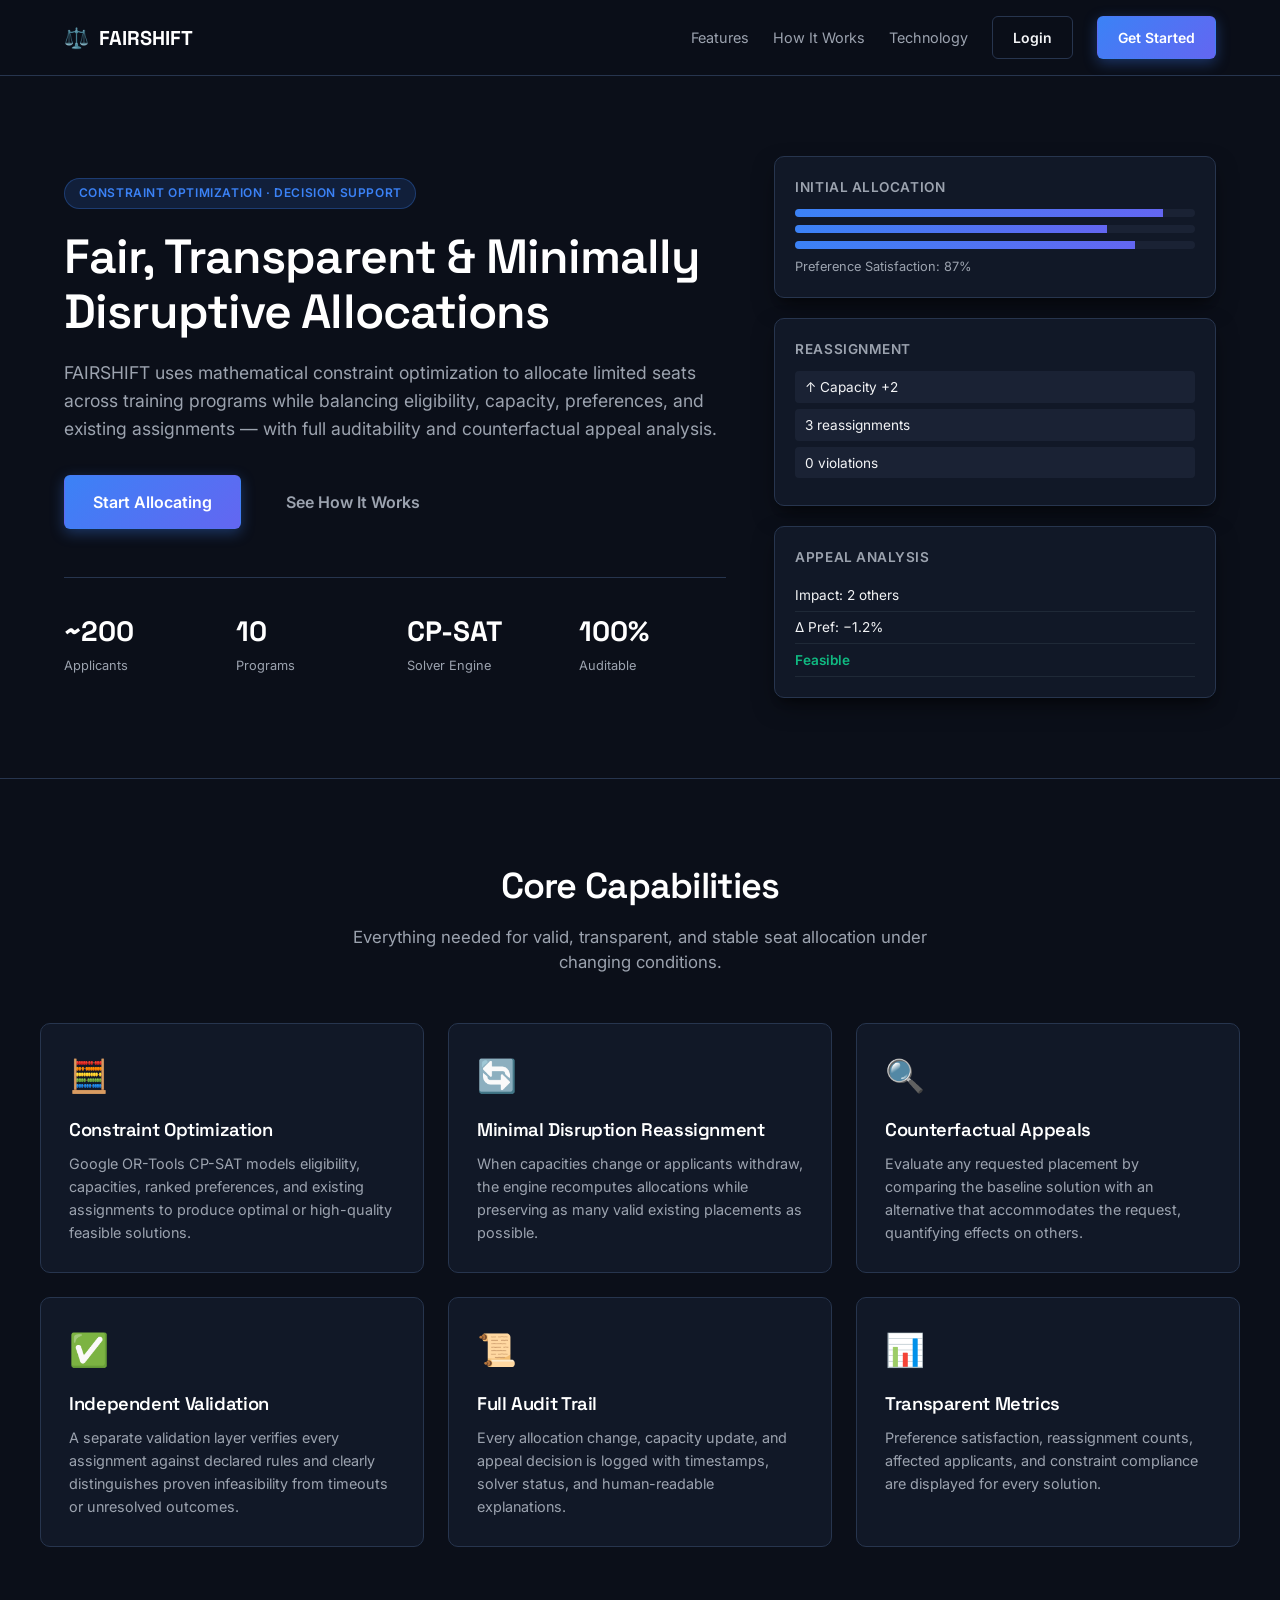
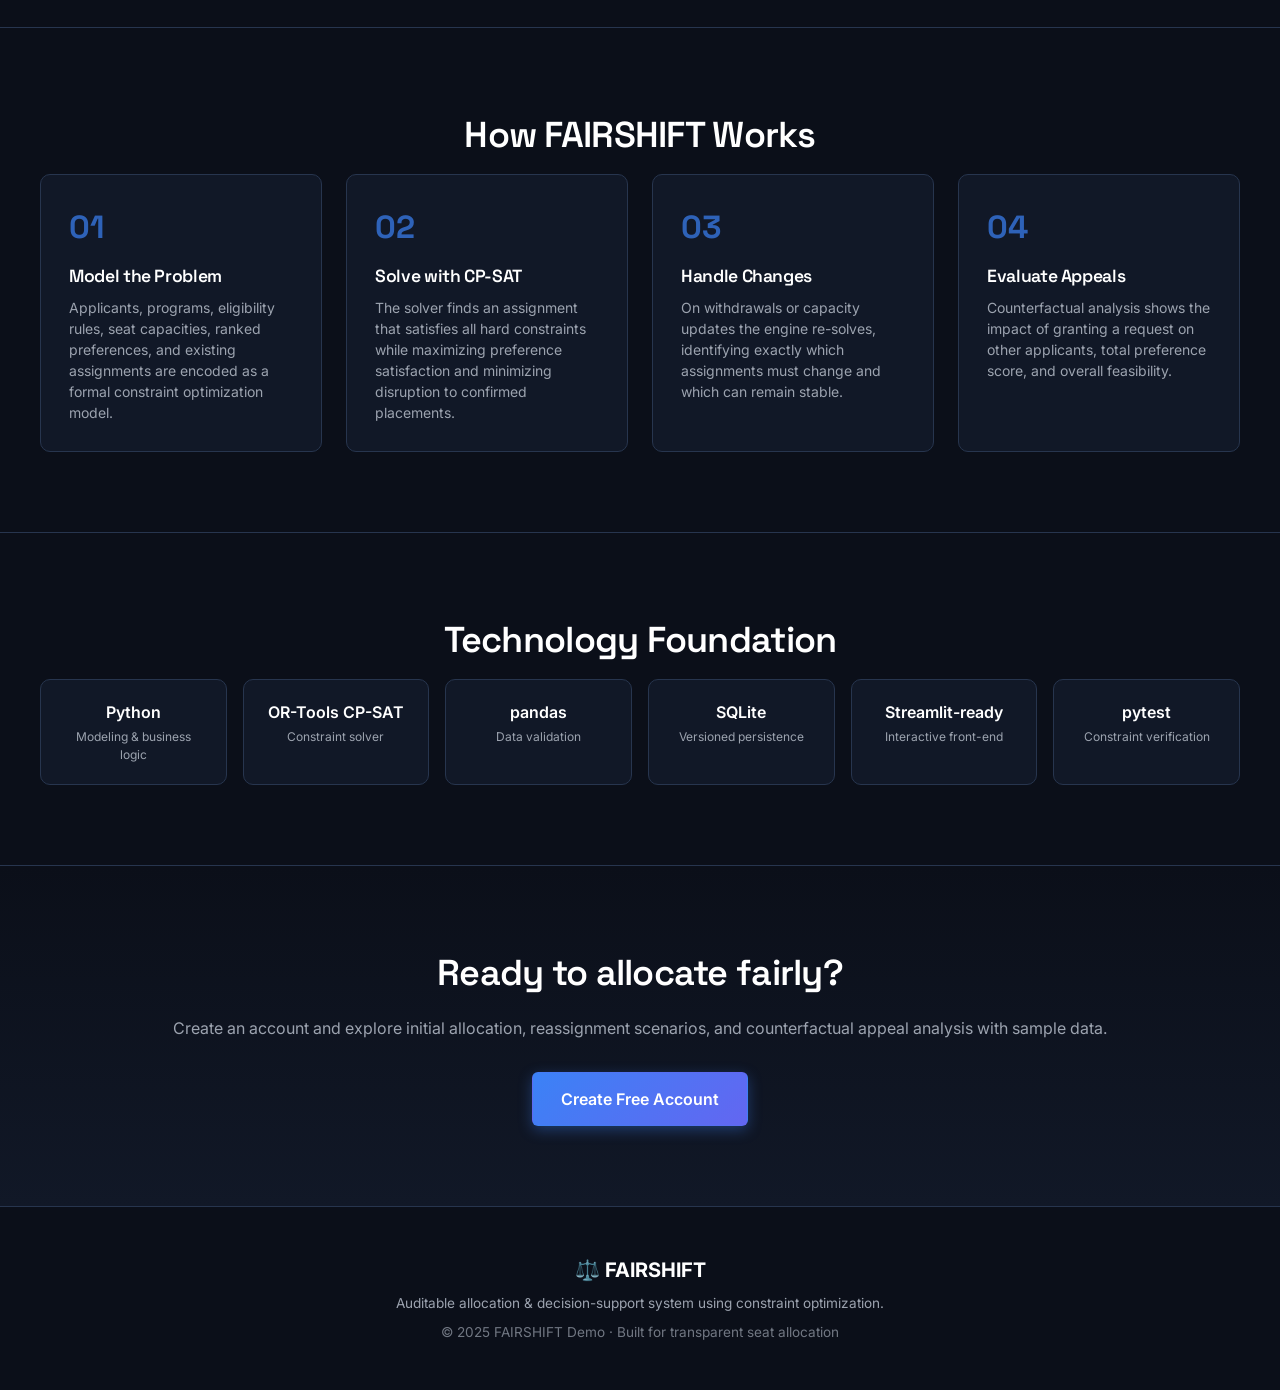
<file: fairshift_fullstack_project_with all/index.html>
<!DOCTYPE html>
<html lang="en">
<head>
    <meta charset="UTF-8">
    <meta name="viewport" content="width=device-width, initial-scale=1.0">
    <title>FAIRSHIFT — Auditable Allocation & Decision Support</title>
    <link rel="stylesheet" href="css/styles.css">
    <link rel="preconnect" href="https://fonts.googleapis.com">
    <link rel="preconnect" href="https://fonts.gstatic.com" crossorigin>
    <link href="https://fonts.googleapis.com/css2?family=Inter:wght@300;400;500;600;700&family=Space+Grotesk:wght@500;600;700&display=swap" rel="stylesheet">
</head>
<body>
    <nav class="navbar">
        <div class="nav-container">
            <a href="index.html" class="logo">
                <span class="logo-icon">⚖️</span>
                <span class="logo-text">FAIRSHIFT</span>
            </a>
            <div class="nav-links">
                <a href="#features">Features</a>
                <a href="#how-it-works">How It Works</a>
                <a href="#tech">Technology</a>
                <a href="login.html" class="btn btn-outline">Login</a>
                <a href="register.html" class="btn btn-primary">Get Started</a>
            </div>
            <button class="mobile-menu-btn" aria-label="Menu">☰</button>
        </div>
    </nav>

    <header class="hero">
        <div class="hero-content">
            <div class="badge">Constraint Optimization · Decision Support</div>
            <h1>Fair, Transparent & Minimally Disruptive Allocations</h1>
            <p class="hero-sub">
                FAIRSHIFT uses mathematical constraint optimization to allocate limited seats across training programs while balancing eligibility, capacity, preferences, and existing assignments — with full auditability and counterfactual appeal analysis.
            </p>
            <div class="hero-cta">
                <a href="register.html" class="btn btn-primary btn-lg">Start Allocating</a>
                <a href="#how-it-works" class="btn btn-ghost btn-lg">See How It Works</a>
            </div>
            <div class="hero-stats">
                <div class="stat">
                    <span class="stat-num">~200</span>
                    <span class="stat-label">Applicants</span>
                </div>
                <div class="stat">
                    <span class="stat-num">10</span>
                    <span class="stat-label">Programs</span>
                </div>
                <div class="stat">
                    <span class="stat-num">CP-SAT</span>
                    <span class="stat-label">Solver Engine</span>
                </div>
                <div class="stat">
                    <span class="stat-num">100%</span>
                    <span class="stat-label">Auditable</span>
                </div>
            </div>
        </div>
        <div class="hero-visual">
            <div class="card-stack">
                <div class="preview-card card-1">
                    <div class="pc-header">Initial Allocation</div>
                    <div class="pc-body">
                        <div class="bar"><span style="width:92%"></span></div>
                        <div class="bar"><span style="width:78%"></span></div>
                        <div class="bar"><span style="width:85%"></span></div>
                    </div>
                    <div class="pc-footer">Preference Satisfaction: 87%</div>
                </div>
                <div class="preview-card card-2">
                    <div class="pc-header">Reassignment</div>
                    <div class="pc-body">
                        <div class="change-item">↑ Capacity +2</div>
                        <div class="change-item">3 reassignments</div>
                        <div class="change-item">0 violations</div>
                    </div>
                </div>
                <div class="preview-card card-3">
                    <div class="pc-header">Appeal Analysis</div>
                    <div class="pc-body">
                        <div class="appeal-row">Impact: 2 others</div>
                        <div class="appeal-row">Δ Pref: −1.2%</div>
                        <div class="appeal-row status-ok">Feasible</div>
                    </div>
                </div>
            </div>
        </div>
    </header>

    <section id="features" class="section features">
        <div class="container">
            <h2 class="section-title">Core Capabilities</h2>
            <p class="section-sub">Everything needed for valid, transparent, and stable seat allocation under changing conditions.</p>
            <div class="feature-grid">
                <div class="feature-card">
                    <div class="feature-icon">🧮</div>
                    <h3>Constraint Optimization</h3>
                    <p>Google OR-Tools CP-SAT models eligibility, capacities, ranked preferences, and existing assignments to produce optimal or high-quality feasible solutions.</p>
                </div>
                <div class="feature-card">
                    <div class="feature-icon">🔄</div>
                    <h3>Minimal Disruption Reassignment</h3>
                    <p>When capacities change or applicants withdraw, the engine recomputes allocations while preserving as many valid existing placements as possible.</p>
                </div>
                <div class="feature-card">
                    <div class="feature-icon">🔍</div>
                    <h3>Counterfactual Appeals</h3>
                    <p>Evaluate any requested placement by comparing the baseline solution with an alternative that accommodates the request, quantifying effects on others.</p>
                </div>
                <div class="feature-card">
                    <div class="feature-icon">✅</div>
                    <h3>Independent Validation</h3>
                    <p>A separate validation layer verifies every assignment against declared rules and clearly distinguishes proven infeasibility from timeouts or unresolved outcomes.</p>
                </div>
                <div class="feature-card">
                    <div class="feature-icon">📜</div>
                    <h3>Full Audit Trail</h3>
                    <p>Every allocation change, capacity update, and appeal decision is logged with timestamps, solver status, and human-readable explanations.</p>
                </div>
                <div class="feature-card">
                    <div class="feature-icon">📊</div>
                    <h3>Transparent Metrics</h3>
                    <p>Preference satisfaction, reassignment counts, affected applicants, and constraint compliance are displayed for every solution.</p>
                </div>
            </div>
        </div>
    </section>

    <section id="how-it-works" class="section how-it-works">
        <div class="container">
            <h2 class="section-title">How FAIRSHIFT Works</h2>
            <div class="steps">
                <div class="step">
                    <div class="step-num">01</div>
                    <h3>Model the Problem</h3>
                    <p>Applicants, programs, eligibility rules, seat capacities, ranked preferences, and existing assignments are encoded as a formal constraint optimization model.</p>
                </div>
                <div class="step">
                    <div class="step-num">02</div>
                    <h3>Solve with CP-SAT</h3>
                    <p>The solver finds an assignment that satisfies all hard constraints while maximizing preference satisfaction and minimizing disruption to confirmed placements.</p>
                </div>
                <div class="step">
                    <div class="step-num">03</div>
                    <h3>Handle Changes</h3>
                    <p>On withdrawals or capacity updates the engine re-solves, identifying exactly which assignments must change and which can remain stable.</p>
                </div>
                <div class="step">
                    <div class="step-num">04</div>
                    <h3>Evaluate Appeals</h3>
                    <p>Counterfactual analysis shows the impact of granting a request on other applicants, total preference score, and overall feasibility.</p>
                </div>
            </div>
        </div>
    </section>

    <section id="tech" class="section tech">
        <div class="container">
            <h2 class="section-title">Technology Foundation</h2>
            <div class="tech-grid">
                <div class="tech-item"><span class="tech-name">Python</span><span class="tech-desc">Modeling & business logic</span></div>
                <div class="tech-item"><span class="tech-name">OR-Tools CP-SAT</span><span class="tech-desc">Constraint solver</span></div>
                <div class="tech-item"><span class="tech-name">pandas</span><span class="tech-desc">Data validation</span></div>
                <div class="tech-item"><span class="tech-name">SQLite</span><span class="tech-desc">Versioned persistence</span></div>
                <div class="tech-item"><span class="tech-name">Streamlit-ready</span><span class="tech-desc">Interactive front-end</span></div>
                <div class="tech-item"><span class="tech-name">pytest</span><span class="tech-desc">Constraint verification</span></div>
            </div>
        </div>
    </section>

    <section class="section cta-section">
        <div class="container">
            <h2>Ready to allocate fairly?</h2>
            <p>Create an account and explore initial allocation, reassignment scenarios, and counterfactual appeal analysis with sample data.</p>
            <a href="register.html" class="btn btn-primary btn-lg">Create Free Account</a>
        </div>
    </section>

    <footer class="footer">
        <div class="container">
            <div class="footer-brand">
                <span class="logo-icon">⚖️</span> FAIRSHIFT
            </div>
            <p>Auditable allocation & decision-support system using constraint optimization.</p>
            <p class="footer-note">© 2025 FAIRSHIFT Demo · Built for transparent seat allocation</p>
        </div>
    </footer>

    <script src="js/main.js"></script>
</body>
</html>
</file>
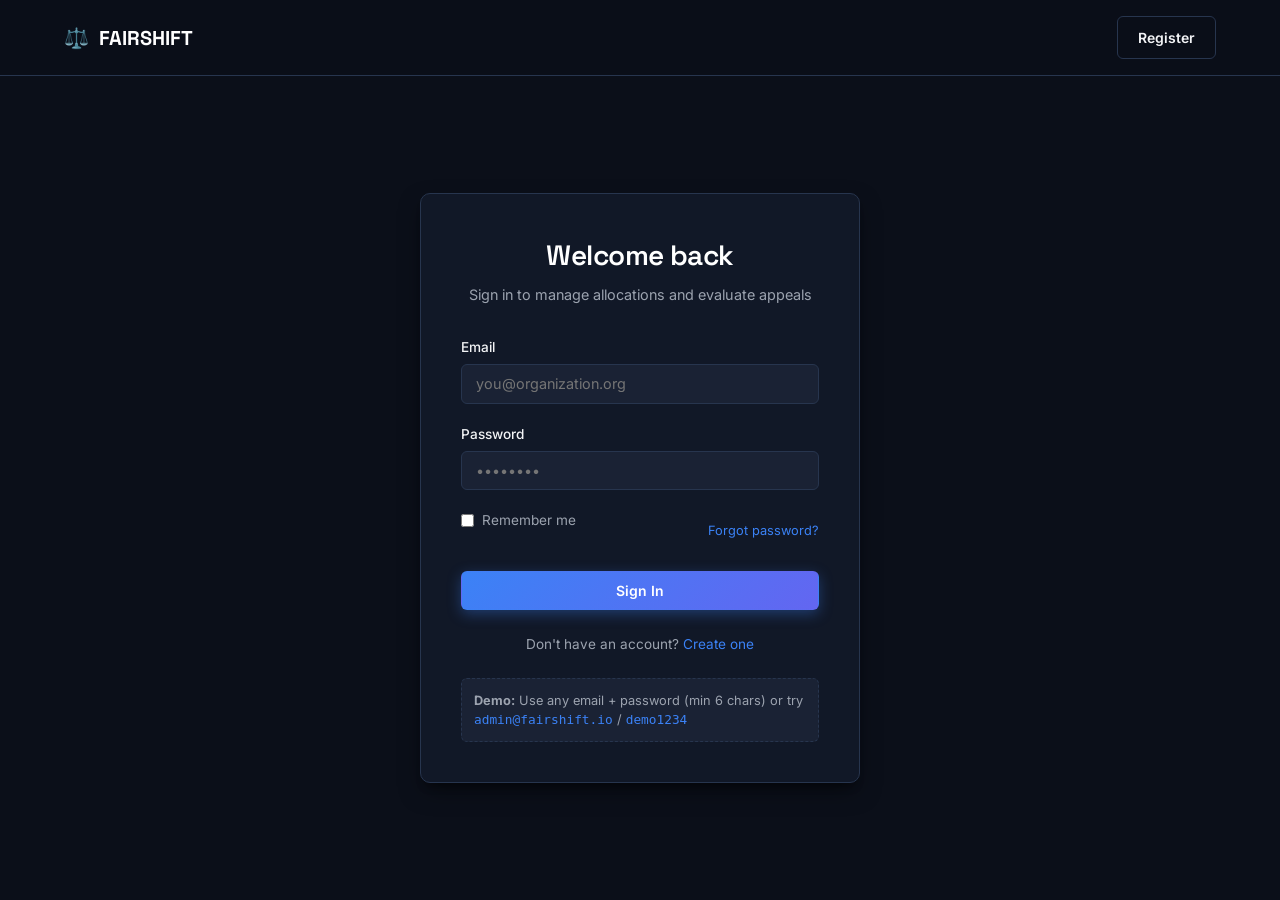
<file: fairshift_fullstack_project_with all/login.html>
<!DOCTYPE html>
<html lang="en">
<head>
    <meta charset="UTF-8">
    <meta name="viewport" content="width=device-width, initial-scale=1.0">
    <title>Login — FAIRSHIFT</title>
    <link rel="stylesheet" href="css/styles.css">
    <link href="https://fonts.googleapis.com/css2?family=Inter:wght@300;400;500;600;700&family=Space+Grotesk:wght@500;600;700&display=swap" rel="stylesheet">
</head>
<body class="auth-page">
    <nav class="navbar">
        <div class="nav-container">
            <a href="index.html" class="logo">
                <span class="logo-icon">⚖️</span>
                <span class="logo-text">FAIRSHIFT</span>
            </a>
            <div class="nav-links">
                <a href="register.html" class="btn btn-outline">Register</a>
            </div>
        </div>
    </nav>

    <main class="auth-container">
        <div class="auth-card">
            <div class="auth-header">
                <h1>Welcome back</h1>
                <p>Sign in to manage allocations and evaluate appeals</p>
            </div>
            <form id="loginForm" class="auth-form">
                <div class="form-group">
                    <label for="email">Email</label>
                    <input type="email" id="email" name="email" required placeholder="you@organization.org" autocomplete="email">
                </div>
                <div class="form-group">
                    <label for="password">Password</label>
                    <input type="password" id="password" name="password" required placeholder="••••••••" autocomplete="current-password">
                </div>
                <div class="form-row">
                    <label class="checkbox-label">
                        <input type="checkbox" id="remember"> Remember me
                    </label>
                    <a href="#" class="link-sm">Forgot password?</a>
                </div>
                <button type="submit" class="btn btn-primary btn-block">Sign In</button>
            </form>
            <div class="auth-footer">
                <p>Don't have an account? <a href="register.html">Create one</a></p>
            </div>
            <div id="loginMessage" class="message" hidden></div>
            <div class="demo-hint">
                <strong>Demo:</strong> Use any email + password (min 6 chars) or try<br>
                <code>admin@fairshift.io</code> / <code>demo1234</code>
            </div>
        </div>
    </main>

    <script src="js/auth.js"></script>
</body>
</html>
</file>
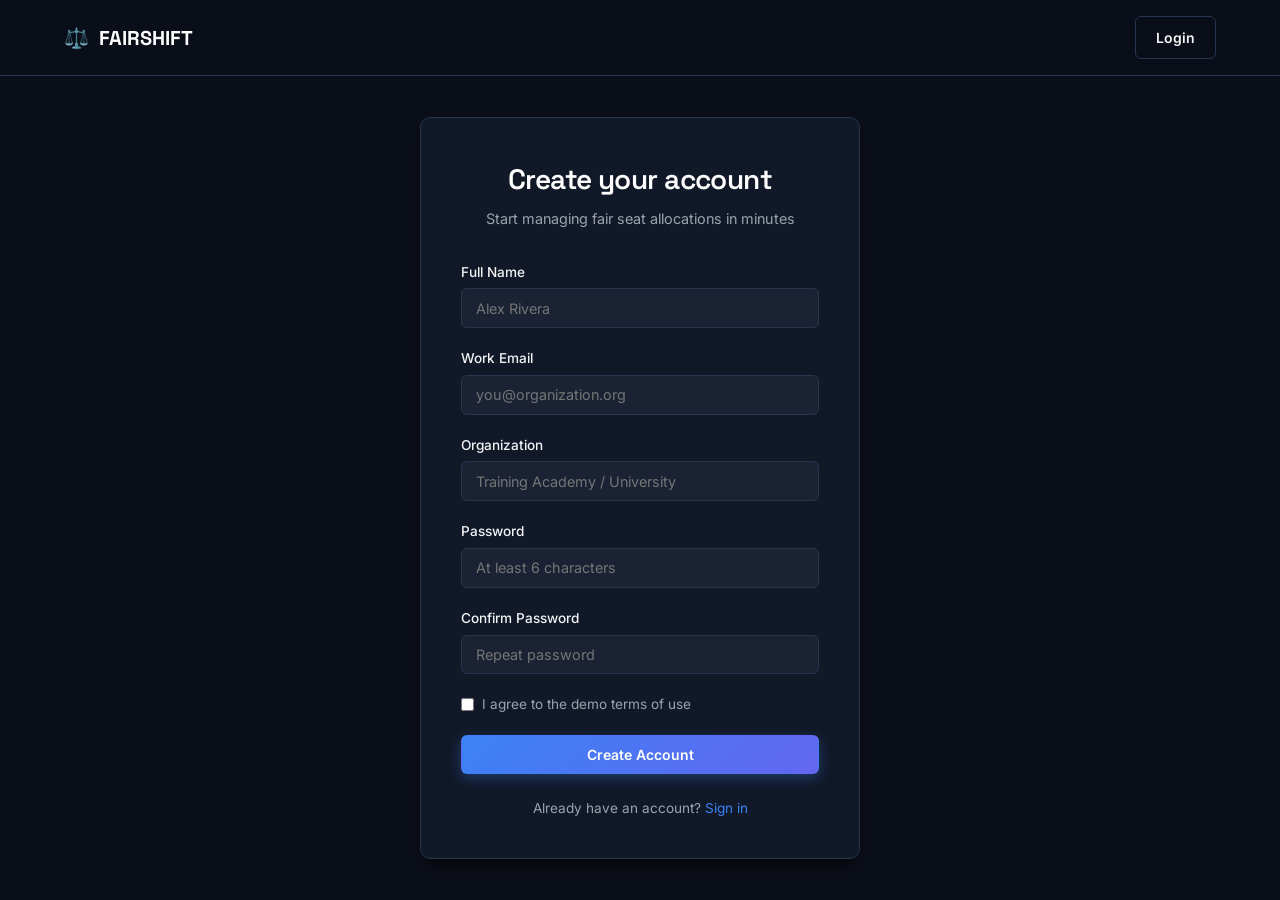
<file: fairshift_fullstack_project_with all/register.html>
<!DOCTYPE html>
<html lang="en">
<head>
    <meta charset="UTF-8">
    <meta name="viewport" content="width=device-width, initial-scale=1.0">
    <title>Register — FAIRSHIFT</title>
    <link rel="stylesheet" href="css/styles.css">
    <link href="https://fonts.googleapis.com/css2?family=Inter:wght@300;400;500;600;700&family=Space+Grotesk:wght@500;600;700&display=swap" rel="stylesheet">
</head>
<body class="auth-page">
    <nav class="navbar">
        <div class="nav-container">
            <a href="index.html" class="logo">
                <span class="logo-icon">⚖️</span>
                <span class="logo-text">FAIRSHIFT</span>
            </a>
            <div class="nav-links">
                <a href="login.html" class="btn btn-outline">Login</a>
            </div>
        </div>
    </nav>

    <main class="auth-container">
        <div class="auth-card">
            <div class="auth-header">
                <h1>Create your account</h1>
                <p>Start managing fair seat allocations in minutes</p>
            </div>
            <form id="registerForm" class="auth-form">
                <div class="form-group">
                    <label for="name">Full Name</label>
                    <input type="text" id="name" name="name" required placeholder="Alex Rivera" autocomplete="name">
                </div>
                <div class="form-group">
                    <label for="email">Work Email</label>
                    <input type="email" id="email" name="email" required placeholder="you@organization.org" autocomplete="email">
                </div>
                <div class="form-group">
                    <label for="org">Organization</label>
                    <input type="text" id="org" name="org" required placeholder="Training Academy / University">
                </div>
                <div class="form-group">
                    <label for="password">Password</label>
                    <input type="password" id="password" name="password" required minlength="6" placeholder="At least 6 characters" autocomplete="new-password">
                </div>
                <div class="form-group">
                    <label for="confirm">Confirm Password</label>
                    <input type="password" id="confirm" name="confirm" required minlength="6" placeholder="Repeat password">
                </div>
                <label class="checkbox-label">
                    <input type="checkbox" id="terms" required> I agree to the demo terms of use
                </label>
                <button type="submit" class="btn btn-primary btn-block">Create Account</button>
            </form>
            <div class="auth-footer">
                <p>Already have an account? <a href="login.html">Sign in</a></p>
            </div>
            <div id="registerMessage" class="message" hidden></div>
        </div>
    </main>

    <script src="js/auth.js"></script>
</body>
</html>
</file>
<file: fairshift_fullstack_project_with all/css/styles.css>
/* FAIRSHIFT Modern Dark Theme Design System */
:root {
    --bg-main: #0B0F19;
    --bg-card: #111827;
    --bg-card-sub: #1A2234;
    --bg-hover: #222F46;
    --border-color: #27354E;
    --border-subtle: #1F2937;
    --text-main: #F3F4F6;
    --text-muted: #9CA3AF;
    --primary: #3B82F6;
    --primary-hover: #2563EB;
    --primary-light: rgba(59, 130, 246, 0.15);
    --accent: #6366F1;
    --success: #10B981;
    --success-light: rgba(16, 185, 129, 0.15);
    --warning: #F59E0B;
    --warning-light: rgba(245, 158, 11, 0.15);
    --danger: #EF4444;
    --danger-light: rgba(239, 68, 68, 0.15);
    --font-sans: 'Inter', -apple-system, BlinkMacSystemFont, sans-serif;
    --font-heading: 'Space Grotesk', sans-serif;
    --radius: 10px;
    --radius-sm: 6px;
    --shadow: 0 10px 25px -5px rgba(0, 0, 0, 0.5), 0 8px 10px -6px rgba(0, 0, 0, 0.4);
}

* {
    box-sizing: border-box;
    margin: 0;
    padding: 0;
}

body {
    background-color: var(--bg-main);
    color: var(--text-main);
    font-family: var(--font-sans);
    line-height: 1.5;
    -webkit-font-smoothing: antialiased;
}

a {
    color: var(--primary);
    text-decoration: none;
    transition: color 0.2s;
}
a:hover {
    color: var(--primary-hover);
}

/* Typography */
h1, h2, h3, h4, h5, h6 {
    font-family: var(--font-heading);
    font-weight: 600;
    color: #FFF;
    letter-spacing: -0.02em;
}

/* Buttons */
.btn {
    display: inline-flex;
    align-items: center;
    justify-content: center;
    gap: 0.5rem;
    padding: 0.625rem 1.25rem;
    font-size: 0.875rem;
    font-weight: 600;
    border-radius: var(--radius-sm);
    border: 1px solid transparent;
    cursor: pointer;
    transition: all 0.2s ease;
    font-family: var(--font-sans);
}
.btn-primary {
    background: linear-gradient(135deg, var(--primary), var(--accent));
    color: white;
    box-shadow: 0 4px 14px rgba(59, 130, 246, 0.35);
}
.btn-primary:hover {
    filter: brightness(1.1);
    box-shadow: 0 6px 20px rgba(59, 130, 246, 0.45);
}
.btn-outline {
    background: transparent;
    border-color: var(--border-color);
    color: var(--text-main);
}
.btn-outline:hover {
    border-color: var(--primary);
    background: var(--primary-light);
    color: #FFF;
}
.btn-ghost {
    background: transparent;
    color: var(--text-muted);
}
.btn-ghost:hover {
    color: var(--text-main);
    background: var(--bg-card-sub);
}
.btn-sm {
    padding: 0.4rem 0.8rem;
    font-size: 0.8rem;
}
.btn-lg {
    padding: 0.875rem 1.75rem;
    font-size: 1rem;
}
.btn-block {
    width: 100%;
}

/* Navbar */
.navbar {
    border-bottom: 1px solid var(--border-color);
    background: rgba(11, 15, 25, 0.85);
    backdrop-filter: blur(12px);
    position: sticky;
    top: 0;
    z-index: 50;
}
.nav-container {
    max-width: 1200px;
    margin: 0 auto;
    padding: 1rem 1.5rem;
    display: flex;
    justify-content: space-between;
    align-items: center;
}
.logo {
    display: flex;
    align-items: center;
    gap: 0.6rem;
    font-size: 1.25rem;
    font-family: var(--font-heading);
    font-weight: 700;
    color: #FFF;
}
.nav-links {
    display: flex;
    align-items: center;
    gap: 1.5rem;
}
.nav-links a:not(.btn) {
    color: var(--text-muted);
    font-size: 0.9rem;
}
.nav-links a:not(.btn):hover {
    color: var(--text-main);
}
.mobile-menu-btn {
    display: none;
    background: none;
    border: none;
    color: var(--text-main);
    font-size: 1.5rem;
    cursor: pointer;
}

/* Hero Section */
.hero {
    max-width: 1200px;
    margin: 0 auto;
    padding: 5rem 1.5rem;
    display: grid;
    grid-template-columns: 1.2fr 0.8fr;
    gap: 3rem;
    align-items: center;
}
.badge {
    display: inline-block;
    padding: 0.35rem 0.85rem;
    border-radius: 9999px;
    font-size: 0.75rem;
    font-weight: 600;
    text-transform: uppercase;
    letter-spacing: 0.05em;
    background: var(--primary-light);
    color: var(--primary);
    border: 1px solid rgba(59, 130, 246, 0.3);
    margin-bottom: 1.25rem;
}
.hero h1 {
    font-size: 3rem;
    line-height: 1.15;
    margin-bottom: 1.25rem;
}
.hero-sub {
    font-size: 1.1rem;
    color: var(--text-muted);
    margin-bottom: 2rem;
    line-height: 1.6;
}
.hero-cta {
    display: flex;
    gap: 1rem;
    margin-bottom: 3rem;
}
.hero-stats {
    display: grid;
    grid-template-columns: repeat(4, 1fr);
    gap: 1.5rem;
    border-top: 1px solid var(--border-color);
    padding-top: 2rem;
}
.stat-num {
    display: block;
    font-size: 1.75rem;
    font-weight: 700;
    font-family: var(--font-heading);
    color: #FFF;
}
.stat-label {
    font-size: 0.8rem;
    color: var(--text-muted);
}

/* Card Stack */
.card-stack {
    position: relative;
    display: flex;
    flex-direction: column;
    gap: 1.25rem;
}
.preview-card {
    background: var(--bg-card);
    border: 1px solid var(--border-color);
    border-radius: var(--radius);
    padding: 1.25rem;
    box-shadow: var(--shadow);
}
.preview-card .pc-header {
    font-size: 0.85rem;
    font-weight: 600;
    color: var(--text-muted);
    margin-bottom: 0.75rem;
    text-transform: uppercase;
    letter-spacing: 0.04em;
}
.preview-card .bar {
    background: var(--bg-card-sub);
    height: 8px;
    border-radius: 4px;
    margin-bottom: 0.5rem;
    overflow: hidden;
}
.preview-card .bar span {
    display: block;
    height: 100%;
    background: linear-gradient(90deg, var(--primary), var(--accent));
}
.preview-card .pc-footer {
    font-size: 0.8rem;
    color: var(--text-muted);
    margin-top: 0.5rem;
}
.preview-card .change-item {
    font-size: 0.85rem;
    padding: 0.35rem 0.6rem;
    background: var(--bg-card-sub);
    border-radius: 4px;
    margin-bottom: 0.4rem;
}
.preview-card .appeal-row {
    font-size: 0.85rem;
    padding: 0.35rem 0;
    border-bottom: 1px solid var(--border-subtle);
}
.status-ok {
    color: var(--success);
    font-weight: 600;
}

/* Sections */
.section {
    padding: 5rem 1.5rem;
    border-top: 1px solid var(--border-color);
}
.container {
    max-width: 1200px;
    margin: 0 auto;
}
.section-title {
    font-size: 2.25rem;
    text-align: center;
    margin-bottom: 0.75rem;
}
.section-sub {
    font-size: 1.05rem;
    color: var(--text-muted);
    text-align: center;
    max-width: 600px;
    margin: 0 auto 3rem auto;
}

.feature-grid {
    display: grid;
    grid-template-columns: repeat(auto-fit, minmax(320px, 1fr));
    gap: 1.5rem;
}
.feature-card {
    background: var(--bg-card);
    border: 1px solid var(--border-color);
    border-radius: var(--radius);
    padding: 1.75rem;
    transition: transform 0.2s, border-color 0.2s;
}
.feature-card:hover {
    transform: translateY(-3px);
    border-color: var(--primary);
}
.feature-icon {
    font-size: 2rem;
    margin-bottom: 1rem;
}
.feature-card h3 {
    font-size: 1.15rem;
    margin-bottom: 0.5rem;
}
.feature-card p {
    font-size: 0.9rem;
    color: var(--text-muted);
    line-height: 1.6;
}

.steps {
    display: grid;
    grid-template-columns: repeat(auto-fit, minmax(240px, 1fr));
    gap: 1.5rem;
}
.step {
    background: var(--bg-card);
    border: 1px solid var(--border-color);
    border-radius: var(--radius);
    padding: 1.75rem;
    position: relative;
}
.step-num {
    font-family: var(--font-heading);
    font-size: 2rem;
    font-weight: 700;
    color: var(--primary);
    opacity: 0.7;
    margin-bottom: 0.75rem;
}
.step h3 {
    font-size: 1.1rem;
    margin-bottom: 0.5rem;
}
.step p {
    font-size: 0.875rem;
    color: var(--text-muted);
}

.tech-grid {
    display: grid;
    grid-template-columns: repeat(auto-fit, minmax(180px, 1fr));
    gap: 1rem;
}
.tech-item {
    background: var(--bg-card);
    border: 1px solid var(--border-color);
    border-radius: var(--radius);
    padding: 1.25rem;
    text-align: center;
}
.tech-name {
    display: block;
    font-weight: 600;
    font-size: 1rem;
    color: #FFF;
    margin-bottom: 0.25rem;
}
.tech-desc {
    display: block;
    font-size: 0.75rem;
    color: var(--text-muted);
}

.cta-section {
    text-align: center;
    background: linear-gradient(180deg, var(--bg-main) 0%, var(--bg-card) 100%);
}
.cta-section h2 {
    font-size: 2.25rem;
    margin-bottom: 1rem;
}
.cta-section p {
    color: var(--text-muted);
    margin-bottom: 2rem;
}

.footer {
    border-top: 1px solid var(--border-color);
    padding: 3rem 1.5rem;
    text-align: center;
    color: var(--text-muted);
    font-size: 0.85rem;
}
.footer-brand {
    font-size: 1.25rem;
    font-weight: 700;
    color: #FFF;
    margin-bottom: 0.5rem;
}
.footer-note {
    margin-top: 0.5rem;
    opacity: 0.7;
}

/* Authentication Page */
.auth-page {
    min-height: 100vh;
    display: flex;
    flex-direction: column;
}
.auth-container {
    flex: 1;
    display: flex;
    align-items: center;
    justify-content: center;
    padding: 2rem 1.5rem;
}
.auth-card {
    background: var(--bg-card);
    border: 1px solid var(--border-color);
    border-radius: var(--radius);
    padding: 2.5rem;
    width: 100%;
    max-width: 440px;
    box-shadow: var(--shadow);
}
.auth-header {
    text-align: center;
    margin-bottom: 2rem;
}
.auth-header h1 {
    font-size: 1.75rem;
    margin-bottom: 0.5rem;
}
.auth-header p {
    font-size: 0.9rem;
    color: var(--text-muted);
}
.form-group {
    margin-bottom: 1.25rem;
}
.form-group label {
    display: block;
    font-size: 0.85rem;
    font-weight: 500;
    margin-bottom: 0.4rem;
    color: var(--text-main);
}
.form-group input, .form-group select {
    width: 100%;
    padding: 0.65rem 0.9rem;
    background: var(--bg-card-sub);
    border: 1px solid var(--border-color);
    border-radius: var(--radius-sm);
    color: #FFF;
    font-size: 0.9rem;
    font-family: var(--font-sans);
    outline: none;
    transition: border-color 0.2s;
}
.form-group input:focus, .form-group select:focus {
    border-color: var(--primary);
    box-shadow: 0 0 0 2px rgba(59, 130, 246, 0.2);
}
.form-row {
    display: flex;
    justify-content: space-between;
    align-items: center;
    margin-bottom: 1.25rem;
    font-size: 0.85rem;
}
.checkbox-label {
    display: flex;
    align-items: center;
    gap: 0.5rem;
    cursor: pointer;
    font-size: 0.85rem;
    color: var(--text-muted);
    margin-bottom: 1.25rem;
}
.checkbox-label input[type="checkbox"] {
    accent-color: var(--primary);
}
.link-sm {
    font-size: 0.8rem;
}
.auth-footer {
    text-align: center;
    margin-top: 1.5rem;
    font-size: 0.85rem;
    color: var(--text-muted);
}
.demo-hint {
    margin-top: 1.5rem;
    padding: 0.75rem;
    background: var(--bg-card-sub);
    border-radius: var(--radius-sm);
    font-size: 0.8rem;
    color: var(--text-muted);
    border: 1px dashed var(--border-color);
}
.demo-hint code {
    color: var(--primary);
    font-family: monospace;
}
.message {
    padding: 0.75rem;
    border-radius: var(--radius-sm);
    margin-top: 1rem;
    font-size: 0.85rem;
}
.message.error {
    background: var(--danger-light);
    color: #F87171;
    border: 1px solid rgba(239, 68, 68, 0.3);
}
.message.success {
    background: var(--success-light);
    color: #34D399;
    border: 1px solid rgba(16, 185, 129, 0.3);
}

/* Dashboard Layout */
.dashboard-page {
    display: flex;
    min-height: 100vh;
}
.sidebar {
    width: 250px;
    background: var(--bg-card);
    border-right: 1px solid var(--border-color);
    display: flex;
    flex-direction: column;
    flex-shrink: 0;
    position: fixed;
    height: 100vh;
    z-index: 40;
}
.sidebar-brand {
    padding: 1.5rem;
    display: flex;
    align-items: center;
    gap: 0.75rem;
    font-family: var(--font-heading);
    font-size: 1.25rem;
    font-weight: 700;
    border-bottom: 1px solid var(--border-subtle);
}
.sidebar-nav {
    flex: 1;
    padding: 1rem 0.75rem;
    display: flex;
    flex-direction: column;
    gap: 0.25rem;
    overflow-y: auto;
}
.nav-item {
    display: flex;
    align-items: center;
    gap: 0.75rem;
    padding: 0.65rem 0.85rem;
    border-radius: var(--radius-sm);
    color: var(--text-muted);
    font-size: 0.9rem;
    font-weight: 500;
    transition: all 0.15s ease;
}
.nav-item:hover {
    background: var(--bg-card-sub);
    color: #FFF;
}
.nav-item.active {
    background: var(--primary-light);
    color: var(--primary);
    font-weight: 600;
    border-left: 3px solid var(--primary);
}
.nav-icon {
    font-size: 1.1rem;
}
.sidebar-footer {
    padding: 1rem;
    border-top: 1px solid var(--border-subtle);
    display: flex;
    align-items: center;
    justify-content: space-between;
}
.user-info {
    display: flex;
    align-items: center;
    gap: 0.75rem;
}
.user-avatar {
    width: 34px;
    height: 34px;
    border-radius: 50%;
    background: linear-gradient(135deg, var(--primary), var(--accent));
    display: flex;
    align-items: center;
    justify-content: center;
    font-weight: 700;
    font-size: 0.85rem;
    color: #FFF;
}
.user-meta {
    display: flex;
    flex-direction: column;
}
.user-name {
    font-size: 0.85rem;
    font-weight: 600;
    color: #FFF;
}
.user-role {
    font-size: 0.7rem;
    color: var(--text-muted);
}

.main-content {
    margin-left: 250px;
    flex: 1;
    padding: 2rem;
    min-width: 0;
}
.topbar {
    display: flex;
    justify-content: space-between;
    align-items: center;
    margin-bottom: 2rem;
}
.topbar h1 {
    font-size: 1.85rem;
}
.topbar-actions {
    display: flex;
    align-items: center;
    gap: 1rem;
}
.solver-status {
    display: inline-flex;
    align-items: center;
    gap: 0.4rem;
    padding: 0.35rem 0.75rem;
    background: var(--bg-card);
    border: 1px solid var(--border-color);
    border-radius: 9999px;
    font-size: 0.8rem;
    font-weight: 600;
}
.status-dot {
    width: 8px;
    height: 8px;
    border-radius: 50%;
}
.status-dot.optimal {
    background-color: var(--success);
    box-shadow: 0 0 8px var(--success);
}
.status-dot.warning {
    background-color: var(--warning);
    box-shadow: 0 0 8px var(--warning);
}

/* Content Sections */
.content-section {
    display: none;
}
.content-section.active {
    display: block;
    animation: fadeIn 0.2s ease-in-out;
}
@keyframes fadeIn {
    from { opacity: 0; transform: translateY(4px); }
    to { opacity: 1; transform: translateY(0); }
}

/* Metric Cards */
.metrics-row {
    display: grid;
    grid-template-columns: repeat(auto-fit, minmax(170px, 1fr));
    gap: 1rem;
    margin-bottom: 1.5rem;
}
.metrics-row.compact {
    grid-template-columns: repeat(auto-fit, minmax(140px, 1fr));
}
.metric-card {
    background: var(--bg-card);
    border: 1px solid var(--border-color);
    border-radius: var(--radius);
    padding: 1.25rem;
}
.metric-card.small {
    padding: 0.85rem;
}
.metric-label {
    font-size: 0.75rem;
    text-transform: uppercase;
    font-weight: 600;
    color: var(--text-muted);
    letter-spacing: 0.04em;
    margin-bottom: 0.35rem;
}
.metric-value {
    font-size: 1.75rem;
    font-weight: 700;
    font-family: var(--font-heading);
    color: #FFF;
}
.metric-card.small .metric-value {
    font-size: 1.35rem;
}
.metric-sub {
    font-size: 0.75rem;
    color: var(--text-muted);
    margin-top: 0.25rem;
}
.status-text {
    color: var(--success);
}

/* Panels */
.panel {
    background: var(--bg-card);
    border: 1px solid var(--border-color);
    border-radius: var(--radius);
    margin-bottom: 1.5rem;
    overflow: hidden;
}
.panel-grid {
    display: grid;
    grid-template-columns: repeat(auto-fit, minmax(400px, 1fr));
    gap: 1.5rem;
    margin-bottom: 1.5rem;
}
.panel-header {
    padding: 1.25rem 1.5rem;
    border-bottom: 1px solid var(--border-color);
    display: flex;
    justify-content: space-between;
    align-items: center;
}
.panel-header h3 {
    font-size: 1.1rem;
}
.panel-body {
    padding: 1.5rem;
}
.toolbar {
    display: flex;
    align-items: center;
    gap: 1rem;
    margin-bottom: 1.25rem;
}
.toolbar-info {
    font-size: 0.85rem;
    color: var(--text-muted);
    margin-left: auto;
}
.search-input {
    background: var(--bg-card-sub);
    border: 1px solid var(--border-color);
    border-radius: var(--radius-sm);
    padding: 0.4rem 0.8rem;
    color: #FFF;
    font-size: 0.85rem;
    width: 250px;
    outline: none;
}
.search-input:focus {
    border-color: var(--primary);
}

/* Tables */
.table-wrap {
    overflow-x: auto;
    max-height: 520px;
}
.data-table {
    width: 100%;
    border-collapse: collapse;
    font-size: 0.875rem;
    text-align: left;
}
.data-table th {
    background: var(--bg-card-sub);
    padding: 0.75rem 1rem;
    font-weight: 600;
    color: var(--text-muted);
    border-bottom: 1px solid var(--border-color);
    position: sticky;
    top: 0;
    z-index: 10;
}
.data-table td {
    padding: 0.75rem 1rem;
    border-bottom: 1px solid var(--border-subtle);
}
.data-table tr:hover {
    background: rgba(255, 255, 255, 0.02);
}

/* Badges and Progress */
.badge-tag {
    display: inline-block;
    padding: 0.2rem 0.55rem;
    border-radius: 4px;
    font-size: 0.75rem;
    font-weight: 600;
}
.badge-assigned {
    background: var(--success-light);
    color: #34D399;
}
.badge-unassigned {
    background: var(--danger-light);
    color: #F87171;
}
.badge-withdrawn {
    background: var(--warning-light);
    color: #FBBF24;
}

.fill-bar-row {
    margin-bottom: 0.85rem;
}
.fill-bar-label {
    display: flex;
    justify-content: space-between;
    font-size: 0.85rem;
    margin-bottom: 0.35rem;
}
.fill-bar-track {
    background: var(--bg-card-sub);
    height: 8px;
    border-radius: 4px;
    overflow: hidden;
}
.fill-bar-val {
    height: 100%;
    border-radius: 4px;
    background: linear-gradient(90deg, var(--primary), var(--accent));
}

.pref-row {
    display: flex;
    align-items: center;
    gap: 0.75rem;
    margin-bottom: 0.6rem;
    font-size: 0.85rem;
}
.pref-rank {
    width: 70px;
    font-weight: 500;
    color: var(--text-muted);
}
.pref-bar-track {
    flex: 1;
    background: var(--bg-card-sub);
    height: 10px;
    border-radius: 5px;
    overflow: hidden;
}
.pref-bar-fill {
    height: 100%;
    background: var(--primary);
    border-radius: 5px;
}
.pref-count {
    width: 60px;
    text-align: right;
    font-weight: 600;
}

/* Forms in Dashboard */
.form-grid {
    display: grid;
    grid-template-columns: repeat(auto-fit, minmax(220px, 1fr));
    gap: 1.25rem;
    margin-bottom: 1.25rem;
}
.help-text {
    font-size: 0.875rem;
    color: var(--text-muted);
    margin-bottom: 1.25rem;
}
.appeal-verdict {
    padding: 1rem;
    border-radius: var(--radius-sm);
    font-size: 1rem;
    font-weight: 600;
    margin-bottom: 1.25rem;
}
.appeal-verdict.approved {
    background: var(--success-light);
    color: #34D399;
    border: 1px solid rgba(16, 185, 129, 0.4);
}
.appeal-verdict.rejected {
    background: var(--danger-light);
    color: #F87171;
    border: 1px solid rgba(239, 68, 68, 0.4);
}

.explanation-box {
    margin-top: 1rem;
    padding: 1rem;
    background: var(--bg-card-sub);
    border-radius: var(--radius-sm);
    border-left: 4px solid var(--primary);
    font-size: 0.875rem;
    line-height: 1.6;
}

/* Validation checks list */
.validation-item {
    display: flex;
    align-items: flex-start;
    gap: 0.75rem;
    padding: 0.85rem;
    border-bottom: 1px solid var(--border-subtle);
}
.val-icon {
    font-size: 1.1rem;
}
.val-content h4 {
    font-size: 0.95rem;
    margin-bottom: 0.2rem;
}
.val-content p {
    font-size: 0.825rem;
    color: var(--text-muted);
}

/* Toast */
.toast {
    position: fixed;
    bottom: 2rem;
    right: 2rem;
    background: var(--bg-card);
    border: 1px solid var(--border-color);
    padding: 0.85rem 1.25rem;
    border-radius: var(--radius-sm);
    box-shadow: var(--shadow);
    z-index: 100;
    font-size: 0.9rem;
    font-weight: 500;
    color: #FFF;
    display: flex;
    align-items: center;
    gap: 0.5rem;
    border-left: 4px solid var(--primary);
    transition: all 0.3s ease;
}
</file>
